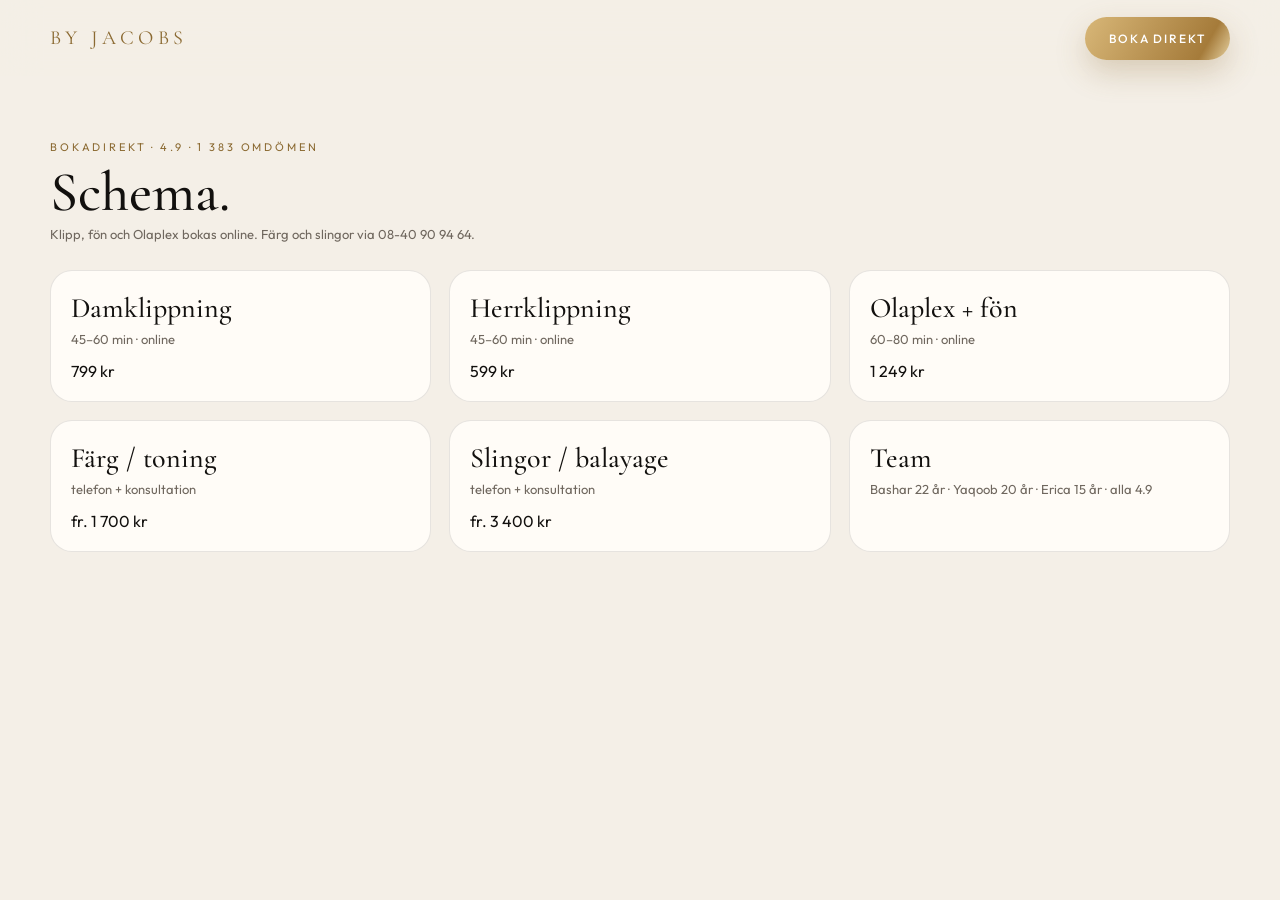
<file: boka.html>
<!DOCTYPE html>
<html lang="sv">
<head>
  <meta charset="UTF-8" />
  <meta name="viewport" content="width=device-width, initial-scale=1" />
  <title>Boka tid — By Jacobs</title>
  <link href="https://fonts.googleapis.com/css2?family=Cormorant+Garamond:wght@500;600&family=Outfit:wght@400;500&display=swap" rel="stylesheet" />
  <link rel="stylesheet" href="css/styles.css" />
</head>
<body>
  <header class="nav scrolled"><div class="nav-in"><a class="logo" href="index.html">By Jacobs</a><a class="btn btn-gold" href="https://www.bokadirekt.se/places/by-jacobs-41975">Boka Direkt</a></div></header>
  <section class="section" style="padding-top:140px"><div class="wrap">
    <p class="kicker">Bokadirekt · 4.9 · 1 383 omdömen</p>
    <h2>Schema.</h2>
    <p class="meta">Klipp, fön och Olaplex bokas online. Färg och slingor via 08-40 90 94 64.</p>
    <div class="grid3" style="margin-top:28px">
      <article class="card"><div class="body"><h3>Damklippning</h3><p class="meta">45–60 min · online</p><p class="price">799 kr</p></div></article>
      <article class="card"><div class="body"><h3>Herrklippning</h3><p class="meta">45–60 min · online</p><p class="price">599 kr</p></div></article>
      <article class="card"><div class="body"><h3>Olaplex + fön</h3><p class="meta">60–80 min · online</p><p class="price">1 249 kr</p></div></article>
      <article class="card"><div class="body"><h3>Färg / toning</h3><p class="meta">telefon + konsultation</p><p class="price">fr. 1 700 kr</p></div></article>
      <article class="card"><div class="body"><h3>Slingor / balayage</h3><p class="meta">telefon + konsultation</p><p class="price">fr. 3 400 kr</p></div></article>
      <article class="card"><div class="body"><h3>Team</h3><p class="meta">Bashar 22 år · Yaqoob 20 år · Erica 15 år · alla 4.9</p></div></article>
    </div>
  </div></section>
</body></html>
</file>
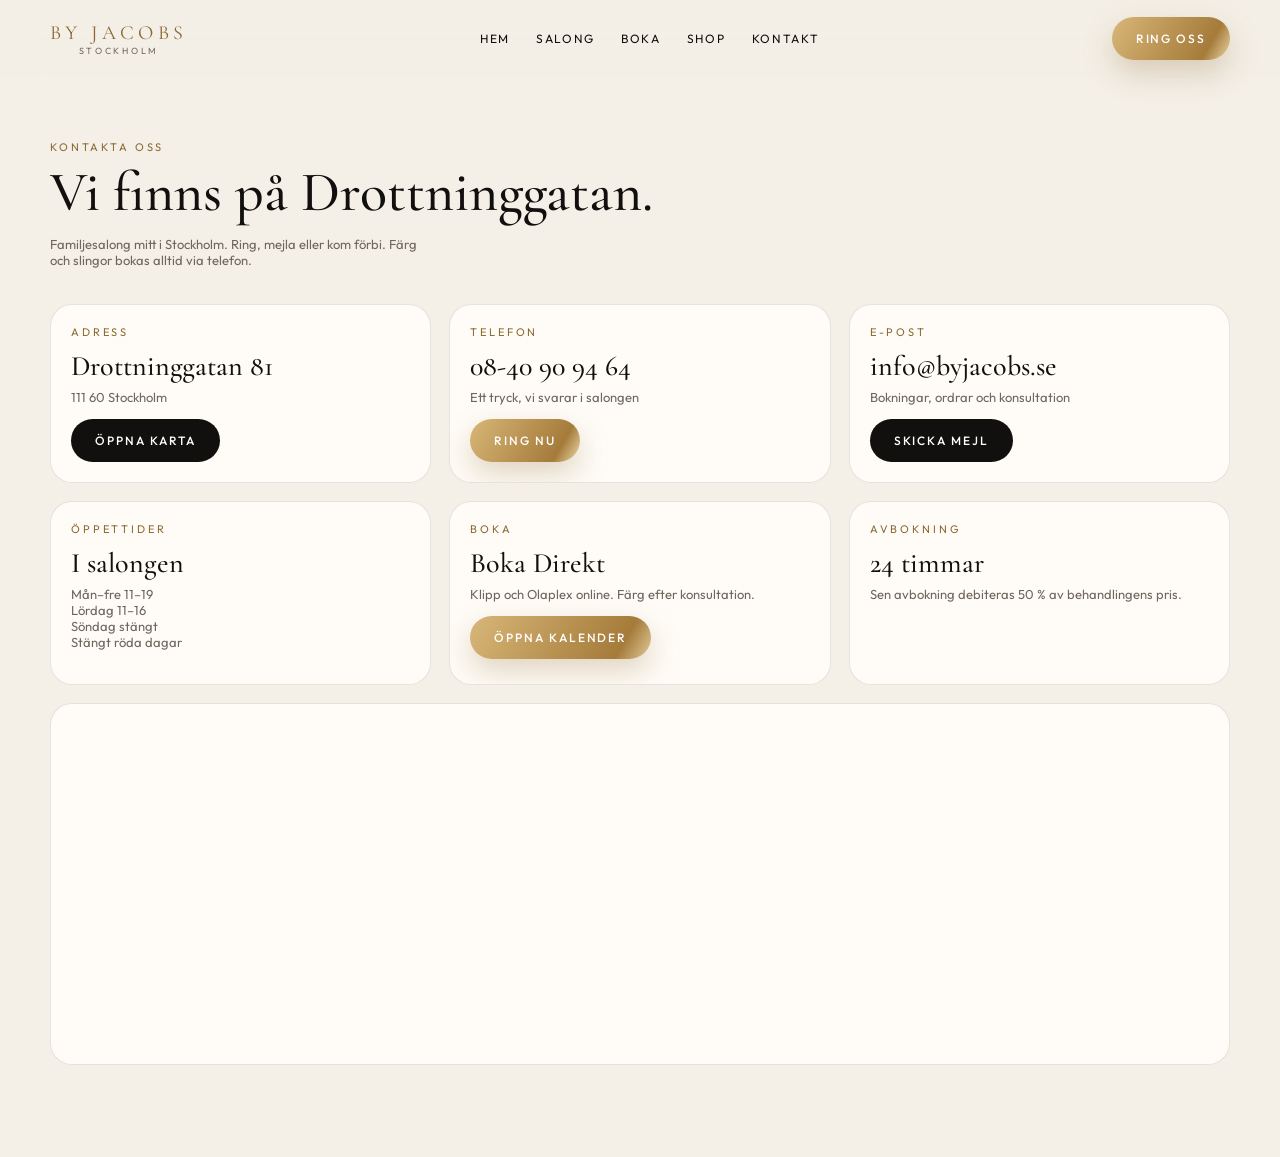
<file: kontakt.html>
<!DOCTYPE html>
<html lang="sv">
<head>
  <meta charset="UTF-8" />
  <meta name="viewport" content="width=device-width, initial-scale=1" />
  <title>Kontakta oss — By Jacobs</title>
  <link href="https://fonts.googleapis.com/css2?family=Cormorant+Garamond:wght@500;600&family=Outfit:wght@400;500&display=swap" rel="stylesheet" />
  <link rel="stylesheet" href="css/styles.css" />
</head>
<body>
  <header class="nav scrolled">
    <div class="nav-in">
      <a class="logo" href="index.html">By Jacobs<small>Stockholm</small></a>
      <nav class="links">
        <a href="index.html">Hem</a>
        <a href="salon.html">Salong</a>
        <a href="boka.html">Boka</a>
        <a href="shop.html">Shop</a>
        <a href="kontakt.html">Kontakt</a>
      </nav>
      <a class="btn btn-gold" href="tel:+46840909464">Ring oss</a>
    </div>
  </header>

  <section class="section" style="padding-top:140px">
    <div class="wrap">
      <p class="kicker">Kontakta oss</p>
      <h2>Vi finns på Drottninggatan.</h2>
      <p class="meta" style="max-width:42ch;margin:16px 0 36px">Familjesalong mitt i Stockholm. Ring, mejla eller kom förbi. Färg och slingor bokas alltid via telefon.</p>

      <div class="grid3">
        <article class="card"><div class="body">
          <p class="kicker">Adress</p>
          <h3>Drottninggatan 81</h3>
          <p class="meta">111 60 Stockholm</p>
          <a class="btn btn-dark" href="https://maps.google.com/?q=Drottninggatan+81,+Stockholm" target="_blank" rel="noreferrer">Öppna karta</a>
        </div></article>
        <article class="card"><div class="body">
          <p class="kicker">Telefon</p>
          <h3>08-40 90 94 64</h3>
          <p class="meta">Ett tryck, vi svarar i salongen</p>
          <a class="btn btn-gold" href="tel:+46840909464">Ring nu</a>
        </div></article>
        <article class="card"><div class="body">
          <p class="kicker">E-post</p>
          <h3>info@byjacobs.se</h3>
          <p class="meta">Bokningar, ordrar och konsultation</p>
          <a class="btn btn-dark" href="mailto:info@byjacobs.se">Skicka mejl</a>
        </div></article>
      </div>

      <div class="grid3" style="margin-top:18px">
        <article class="card"><div class="body">
          <p class="kicker">Öppettider</p>
          <h3>I salongen</h3>
          <p class="meta">Mån–fre 11–19<br>Lördag 11–16<br>Söndag stängt<br>Stängt röda dagar</p>
        </div></article>
        <article class="card"><div class="body">
          <p class="kicker">Boka</p>
          <h3>Boka Direkt</h3>
          <p class="meta">Klipp och Olaplex online. Färg efter konsultation.</p>
          <a class="btn btn-gold" href="https://www.bokadirekt.se/places/by-jacobs-41975" target="_blank" rel="noreferrer">Öppna kalender</a>
        </div></article>
        <article class="card"><div class="body">
          <p class="kicker">Avbokning</p>
          <h3>24 timmar</h3>
          <p class="meta">Sen avbokning debiteras 50 % av behandlingens pris.</p>
        </div></article>
      </div>

      <div class="card" style="margin-top:18px;overflow:hidden">
        <iframe title="Karta By Jacobs" src="https://maps.google.com/maps?q=Drottninggatan%2081%20Stockholm&t=&z=16&ie=UTF8&iwloc=&output=embed" style="width:100%;height:360px;border:0;display:block" loading="lazy"></iframe>
      </div>
    </div>
  </section>
</body>
</html>
</file>
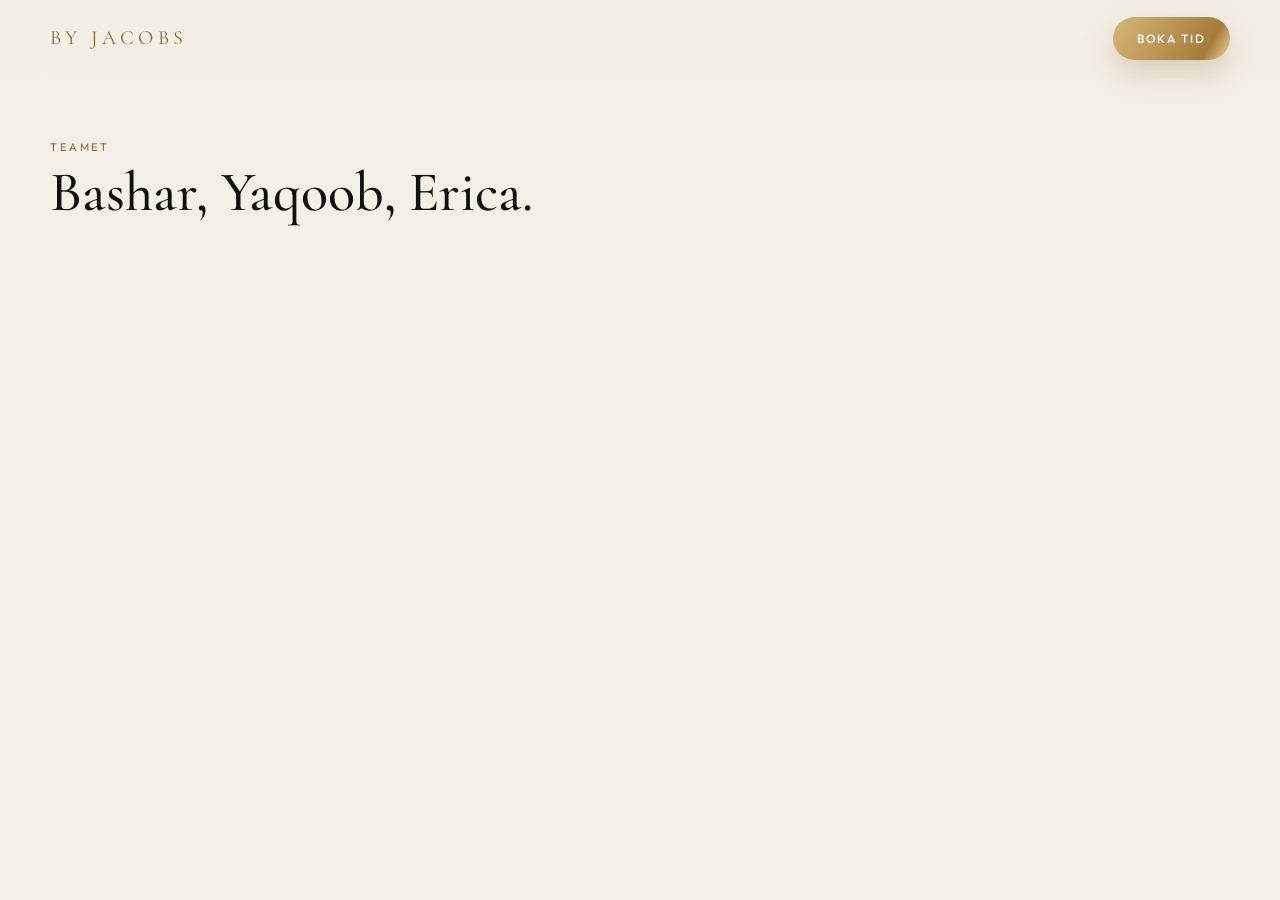
<file: salon.html>
<!DOCTYPE html><html lang=sv><head><meta charset=UTF-8><meta name=viewport content="width=device-width,initial-scale=1"><title>Salong</title><link href="https://fonts.googleapis.com/css2?family=Cormorant+Garamond:wght@500&family=Outfit:wght@400;500&display=swap" rel=stylesheet><link rel=stylesheet href=css/styles.css></head><body><header class="nav scrolled"><div class=nav-in><a class=logo href=index.html>By Jacobs</a><a class="btn btn-gold" href=boka.html>Boka tid</a></div></header><section class=section style=padding-top:140px><div class=wrap><p class=kicker>Teamet</p><h2>Bashar, Yaqoob, Erica.</h2></div></section></body></html>
</file>
<file: css/styles.css>
:root{--ivory:#F4EFE7;--paper:#FFFcf7;--ink:#12100E;--mute:#6F675E;--gold:#C4A36A;--gold2:#8B6A32;--line:rgba(18,16,14,.1)}*{box-sizing:border-box;margin:0;padding:0}html{scroll-behavior:smooth}body{font-family:Outfit,system-ui,sans-serif;background:var(--ivory);color:var(--ink);overflow-x:hidden}a{color:inherit;text-decoration:none}img{display:block;width:100%;height:100%;object-fit:cover}.wrap{width:min(1180px,calc(100% - 36px));margin-inline:auto}.nav{position:fixed;inset:0 0 auto;z-index:40;height:76px;display:flex;align-items:center;background:rgba(244,239,231,.55);backdrop-filter:blur(18px);transition:.4s ease}.nav.scrolled{background:rgba(244,239,231,.92)}.nav-in{width:min(1180px,calc(100% - 36px));margin:auto;display:flex;align-items:center;justify-content:space-between}.logo{font-family:"Cormorant Garamond",serif;letter-spacing:.22em;text-transform:uppercase;color:var(--gold2);font-size:20px}.logo small{display:block;font-family:Outfit,sans-serif;font-size:9px;letter-spacing:.3em;color:var(--mute);text-align:center}.links{display:flex;gap:26px;font-size:12px;letter-spacing:.14em;text-transform:uppercase}.links a{position:relative}.btn{display:inline-flex;padding:14px 24px;border-radius:999px;border:0;font:500 12px Outfit,sans-serif;letter-spacing:.16em;text-transform:uppercase;transition:transform .35s}.btn-gold{color:#fff;background:linear-gradient(120deg,#d8b778,#a57b3a 40%,#ead7a8 50%,#a57b3a 60%,#8b6a32);background-size:220% 100%;animation:shimmer 4.5s linear infinite;box-shadow:0 12px 30px rgba(139,106,50,.28)}.btn-ghost{background:transparent;color:#fff;border:1px solid rgba(255,255,255,.55)}.btn-dark{background:var(--ink);color:#fff}.btn:hover{transform:translateY(-2px) scale(1.02)}@keyframes shimmer{to{background-position:220% 0}}.hero{min-height:100svh;position:relative;display:grid;place-items:end start;color:#fff;overflow:hidden}.hero-bg{position:absolute;inset:-8%;background:linear-gradient(180deg,rgba(18,16,14,.15),rgba(18,16,14,.62) 70%),url("https://images.unsplash.com/photo-1522337360788-8b13dee7a37e?auto=format&fit=crop&w=2000&q=80") center/cover;animation:ken 22s ease-in-out infinite alternate}@keyframes ken{from{transform:scale(1)}to{transform:scale(1.08)}}.hero-copy{position:relative;z-index:2;padding:0 0 88px;width:min(1180px,calc(100% - 36px));margin-inline:auto}.eyebrow{font-size:11px;letter-spacing:.32em;text-transform:uppercase;color:#e6d3aa;margin-bottom:16px}.hero h1{font-family:"Cormorant Garamond",serif;font-weight:500;font-size:clamp(48px,8vw,96px);line-height:.9}.hero p{max-width:38ch;margin:18px 0 28px;color:rgba(255,255,255,.82);font-size:17px}.cta-row{display:flex;gap:12px;flex-wrap:wrap}.trust{margin-top:28px;display:flex;gap:18px;flex-wrap:wrap;font-size:11px;letter-spacing:.16em;text-transform:uppercase;color:rgba(255,255,255,.7)}.reveal{opacity:0;transform:translateY(28px);animation:up .9s forwards}.d1{animation-delay:.1s}.d2{animation-delay:.25s}.d3{animation-delay:.4s}.d4{animation-delay:.55s}@keyframes up{to{opacity:1;transform:none}}.section{padding:92px 0}.kicker{font-size:11px;letter-spacing:.26em;text-transform:uppercase;color:var(--gold2);margin-bottom:10px}h2{font-family:"Cormorant Garamond",serif;font-weight:500;font-size:clamp(32px,5vw,56px);line-height:1}.head{display:flex;justify-content:space-between;align-items:end;gap:20px;margin-bottom:36px}.grid3{display:grid;grid-template-columns:repeat(3,1fr);gap:18px}.card{background:var(--paper);border-radius:22px;overflow:hidden;border:1px solid var(--line);transition:transform .5s}.card:hover{transform:translateY(-8px)}.card .ph{height:260px;overflow:hidden}.card .ph img{transition:transform 1s}.card:hover .ph img{transform:scale(1.08)}.card .body{padding:20px}.card h3{font-family:"Cormorant Garamond",serif;font-size:28px;font-weight:500}.meta{color:var(--mute);font-size:13px;margin:6px 0 14px}.marquee{overflow:hidden;padding:18px 0;background:var(--paper)}.track{display:flex;gap:48px;width:max-content;animation:slide 22s linear infinite;font-family:"Cormorant Garamond",serif;font-size:24px;color:#8a7d6d}@keyframes slide{to{transform:translateX(-50%)}}.banner{display:grid;grid-template-columns:1.1fr .9fr;min-height:520px;border-radius:28px;overflow:hidden}.banner .txt{background:var(--ink);color:#fff;padding:56px;display:grid;align-content:center}.banner h2{color:#fff}.float{animation:float 6s ease-in-out infinite}@keyframes float{50%{transform:translateY(-10px)}}.contact{padding:24px 0 80px}footer{padding:40px 0 28px;color:var(--mute);font-size:13px;border-top:1px solid var(--line);display:flex;justify-content:space-between}@media(max-width:860px){.links{display:none}.grid3,.banner{grid-template-columns:1fr}.hero{min-height:92svh}}
</file>
